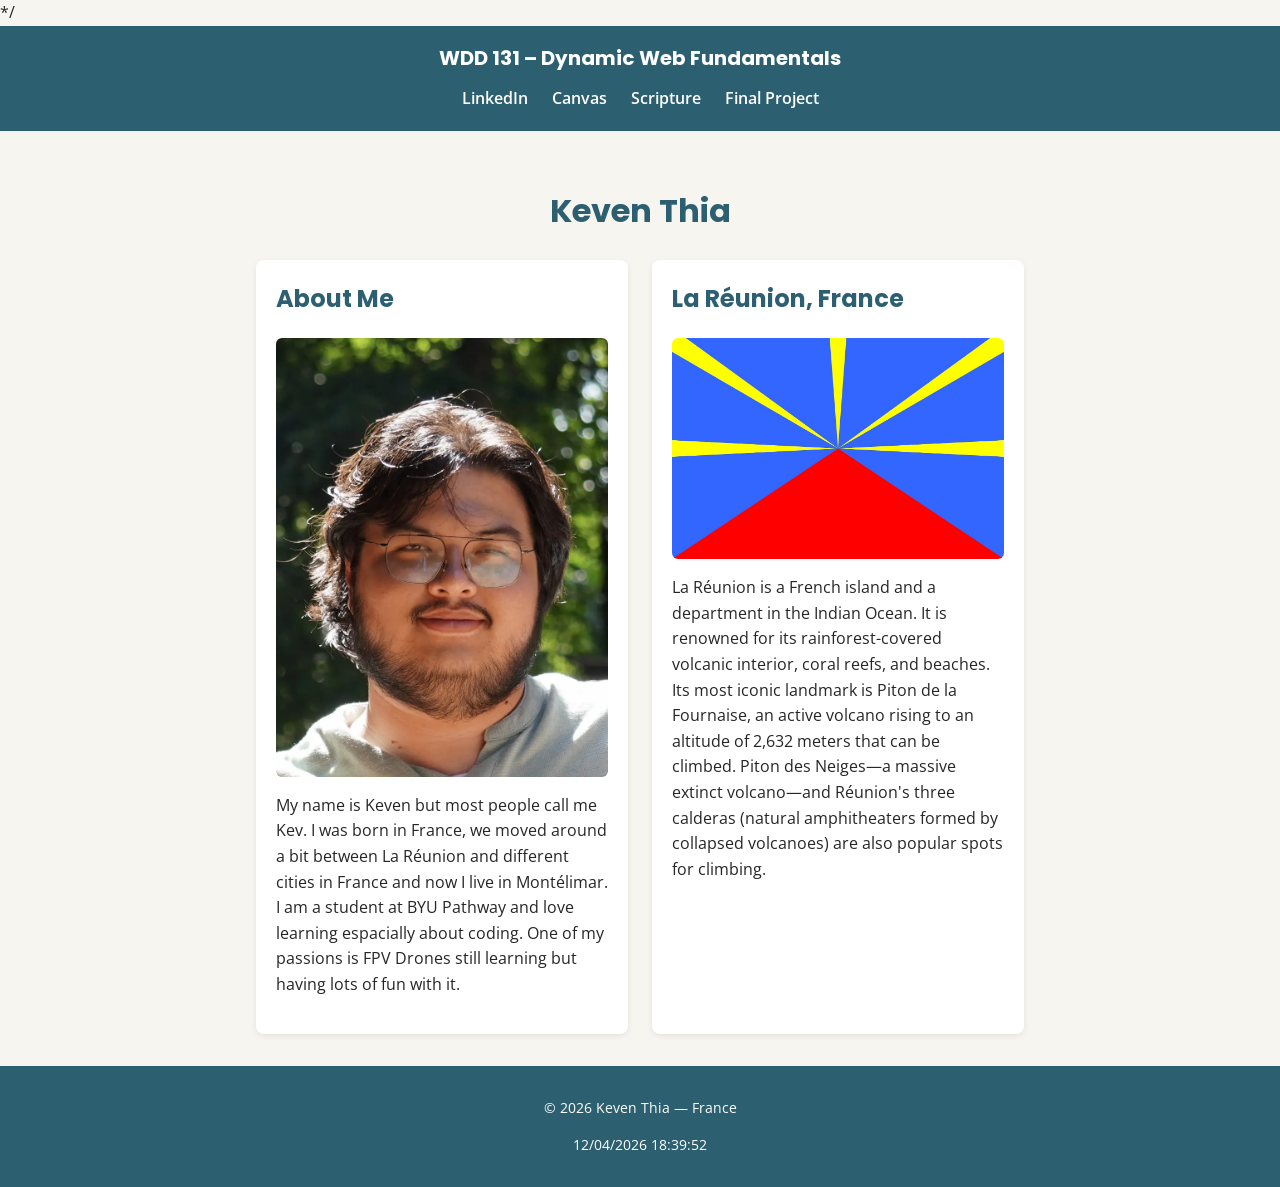
<file: index.html>
<!DOCTYPE html>
<html lang="en">
<head>
  <meta charset="UTF-8">
  <meta name="viewport" content="width=device-width, initial-scale=1.0">
  <title>WDD 131 – Dynamic Web Fundamentals – Keven Thia</title>
  <meta name="description" content="WDD 131 – Dynamic Web Fundamentals, Keven Thia, home page with personal information and links to projects and resources.">
  <meta name="author" content="Keven Thia">

  <link rel="preconnect" href="https://fonts.googleapis.com">
  <link href="https://fonts.googleapis.com/css2?family=Poppins:wght@600;700&family=Open+Sans:wght@400;600&display=swap" rel="stylesheet"> */
  <link rel="stylesheet" href="styles/base.css">

  <script src="scripts\getdates.js" defer></script>

</head>
<body>

  <header>
    <span id="course-title">WDD 131 – Dynamic Web Fundamentals</span>

    <nav>
      <a href="https://www.linkedin.com/in/keven-thia-0011582ba/" target="_blank">LinkedIn</a>

      <a href="https://byupw.instructure.com/" target="_blank">Canvas</a>

      <a href="https://www.churchofjesuschrist.org/study/scriptures/dc-testament/dc/6?lang=eng&id=p32-p37#p32" target="_blank">Scripture</a>

      <a href="final-project/">Final Project</a>
    </nav>
  </header>

  <main>
    <h1>Keven Thia</h1>

    <section class="card">
      <h2>About Me</h2>
      <img src="images\profile.webp" alt="profile picture">
      <p>My name is Keven but most people call me Kev. I was born in France, we moved around a bit between La Réunion and different cities in France and now I live in Montélimar. I am a student at BYU Pathway and love learning espacially about coding. One of my passions is FPV Drones still learning but having lots of fun with it.</p>
    </section>

    <section class="card">
      <h2>La Réunion, France</h2>
      <img src="images\Reunion_Drapeau.jpg" alt="La Réunion flag">
      <p>La Réunion is a French island and a department in the Indian Ocean. It is renowned for its rainforest-covered volcanic interior, coral reefs, and beaches. Its most iconic landmark is Piton de la Fournaise, an active volcano rising to an altitude of 2,632 meters that can be climbed. Piton des Neiges—a massive extinct volcano—and Réunion's three calderas (natural amphitheaters formed by collapsed volcanoes) are also popular spots for climbing.</p>
    </section>
  </main>

  <footer>
    <p>
      &copy; <span id="currentyear"></span>
      Keven Thia — France
    </p>
    <p id="lastModified"></p>
  </footer>

</body>
</html>
</file>
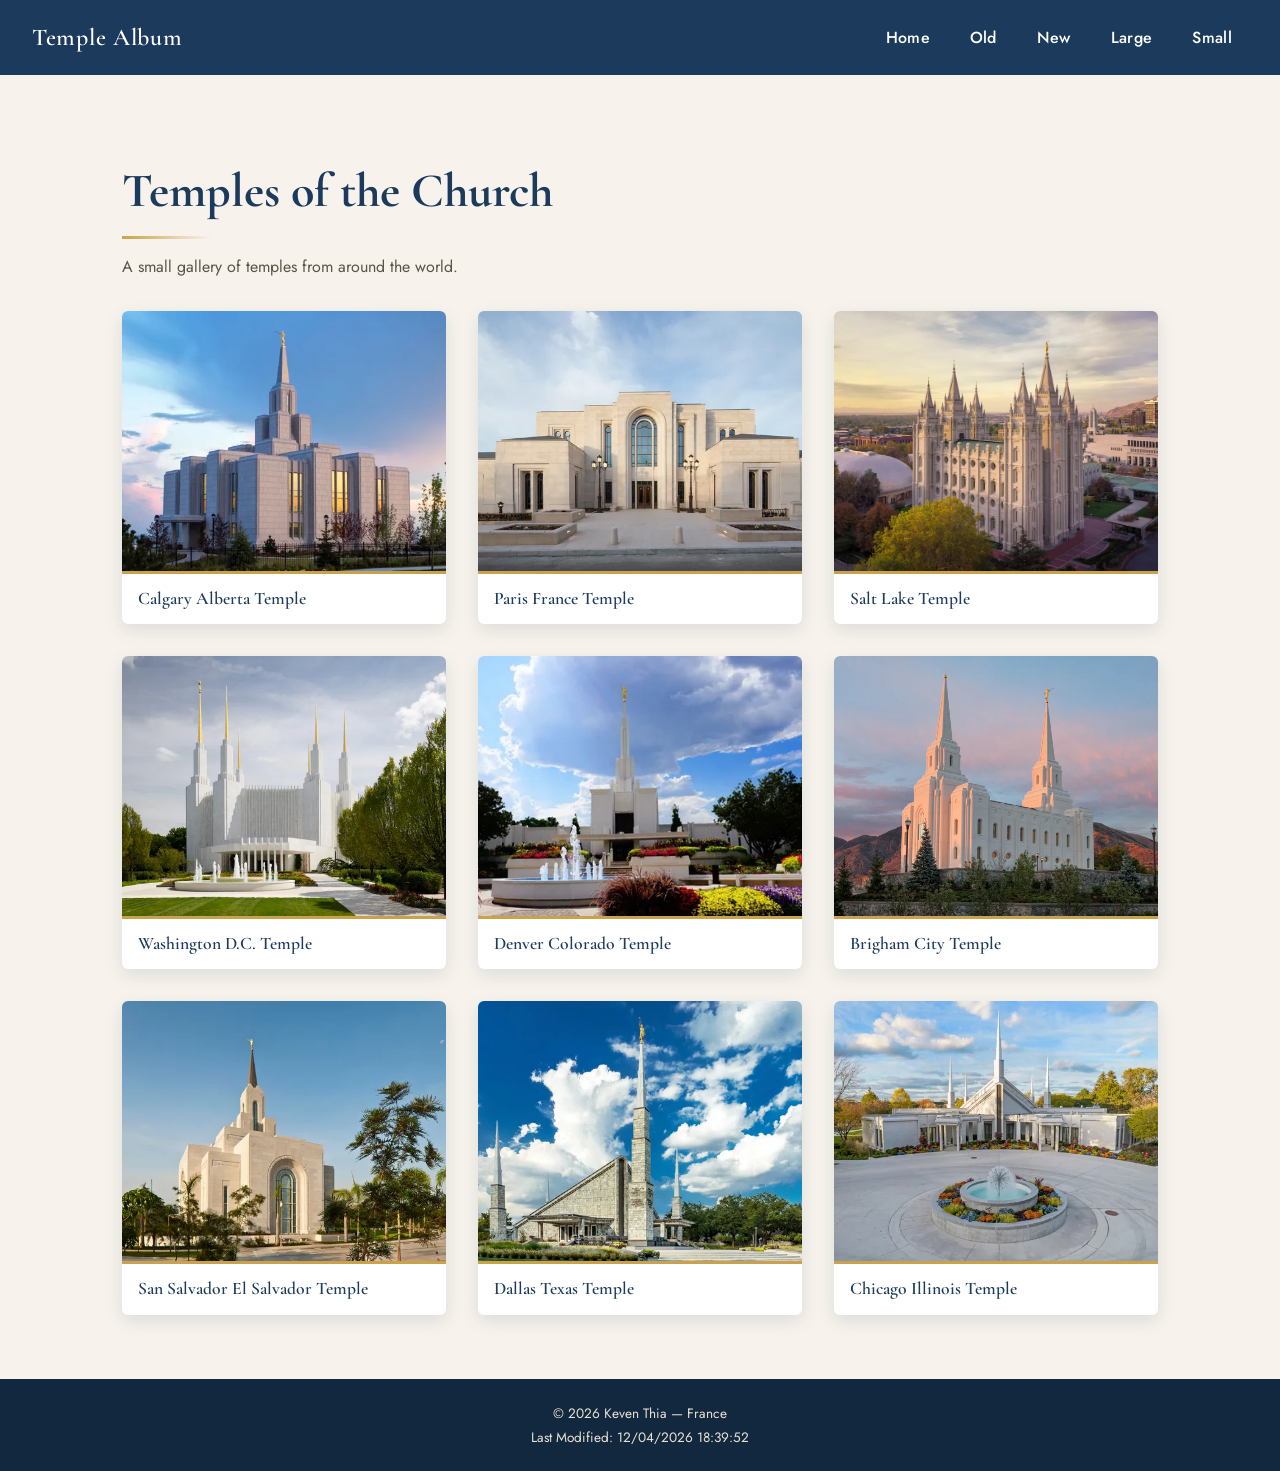
<file: temples.html>
<!DOCTYPE html>
<html lang="en">
<head>
  <meta charset="UTF-8">
  <meta name="viewport" content="width=device-width, initial-scale=1.0">
  <title>Temple Album | Keven Thia</title>
  <meta name="author" content="Keven Thia">
  <meta name="description" content="A responsive photo album of temples of The Church of Jesus Christ of Latter-day Saints, built for WDD 131.">

  <link rel="preconnect" href="https://fonts.googleapis.com">
  <link rel="preconnect" href="https://fonts.gstatic.com" crossorigin>
  <link href="https://fonts.googleapis.com/css2?family=Cormorant+Garamond:wght@500;600;700&family=Jost:wght@400;500;600&display=swap" rel="stylesheet">

  <link rel="stylesheet" href="styles/temples.css">
  <link rel="stylesheet" href="styles/temples-large.css">

  <script src="scripts/temples.js" defer></script>
</head>
<body>

  <header class="site-header">
    <p class="site-title">Temple Album</p>

    <button id="hamburger" class="hamburger" aria-label="Open navigation menu" aria-expanded="false" aria-controls="primary-nav">
      <span class="bar"></span>
      <span class="bar"></span>
      <span class="bar"></span>
    </button>

    <nav id="primary-nav" class="primary-nav">
      <ul>
        <li><a href="index.html">Home</a></li>
        <li><a href="#old">Old</a></li>
        <li><a href="#new">New</a></li>
        <li><a href="#large">Large</a></li>
        <li><a href="#small">Small</a></li>
      </ul>
    </nav>
  </header>

  <main>
    <h1>Temples of the Church</h1>
    <p class="lede">A small gallery of temples from around the world.</p>

    <div class="temple-grid">
      <figure>
        <img src="images\calgary_alberta_lds_temple.webp" alt="Calgary Alberta Temple" loading="lazy" width="400" height="300">
        <figcaption>Calgary Alberta Temple</figcaption>
      </figure>

      <figure>
        <img src="images\paris_france_temple.webp" alt="Paris France Temple" loading="lazy" width="400" height="300">
        <figcaption>Paris France Temple</figcaption>
      </figure>

      <figure>
        <img src="images\salt_lake_temple.webp" alt="Salt Lake Temple" loading="lazy" width="400" height="300">
        <figcaption>Salt Lake Temple</figcaption>
      </figure>

      <figure>
        <img src="images\washington_dc_temple.webp" alt="Washington D.C. Temple" loading="lazy" width="400" height="300">
        <figcaption>Washington D.C. Temple</figcaption>
      </figure>

      <figure>
        <img src="images\denver_colorado_temple.webp" alt="Denver Colorado Temple" loading="lazy" width="400" height="300">
        <figcaption>Denver Colorado Temple</figcaption>
      </figure>

      <figure>
        <img src="images\brigham_city.webp" alt="Brigham City Temple" loading="lazy" width="400" height="300">
        <figcaption>Brigham City Temple</figcaption>
      </figure>

      <figure>
        <img src="images\san_salvador_el_salvador_temple.webp" alt="San Salvador El Salvador Temple" loading="lazy" width="400" height="300">
        <figcaption>San Salvador El Salvador Temple</figcaption>
      </figure>

      <figure>
        <img src="images\dallas_texas_temple.webp" alt="Dallas Texas Temple" loading="lazy" width="400" height="300">
        <figcaption>Dallas Texas Temple</figcaption>
      </figure>

      <figure>
        <img src="images\chicago_illinois_temple.webp" alt="Chicago Illinois Temple" loading="lazy" width="400" height="300">
        <figcaption>Chicago Illinois Temple</figcaption>
      </figure>
    </div>
  </main>

  <footer class="site-footer">
    <p>&copy; <span id="year"></span> Keven Thia &mdash; France</p>
    <p>Last Modified: <span id="lastModified"></span></p>
  </footer>

</body>
</html>
</file>
<file: styles/base.css>
/* ==========================================================
   Color schema
   ========================================================== */
:root {
  /* colors */
  --color-primary: #2c5f6f;      /* deep teal — header/footer */
  --color-secondary: #e8a33d;    /* warm gold — accents, hover */
  --color-background: #f7f5f0;   /* soft off-white — page bg */
  --color-card-bg: #ffffff;
  --color-text: #262626;
  --color-text-light: #ffffff;

  /* fonts */
  --font-heading: 'Poppins', sans-serif;
  --font-body: 'Open Sans', sans-serif;
}

* {
  box-sizing: border-box;
}

body {
  margin: 0;
  font-family: var(--font-body);
  color: var(--color-text);
  background-color: var(--color-background);
  line-height: 1.6;
}

/* header */
header {
  background-color: var(--color-primary);
  color: var(--color-text-light);
  padding: 1rem 0;
}

#course-title {
  display: block;
  font-family: var(--font-heading);
  font-weight: 700;
  font-size: 1.25rem;
  text-align: center;
  margin-bottom: 0.75rem;
}

nav {
  display: flex;
  justify-content: center;
  flex-wrap: wrap;
  gap: 1.5rem;
  padding: 0 1rem;
}

nav a {
  color: var(--color-text-light);
  text-decoration: none;
  font-weight: 600;
  padding-bottom: 2px;
  border-bottom: 2px solid transparent;
  transition: border-color 0.2s ease, color 0.2s ease;
}

nav a:hover {
  color: var(--color-secondary);
  border-bottom-color: var(--color-secondary);
}

/* main */
main {
  max-width: 800px;
  margin: 2rem auto;
  padding: 0 1rem;
  display: grid;
  grid-template-columns: 1fr;
  gap: 1.5rem;
}

main > h1 {
  font-family: var(--font-heading);
  color: var(--color-primary);
  text-align: center;
  margin-bottom: 0;
}

@media (min-width: 600px) {
  main {
    grid-template-columns: 1fr 1fr;
  }
  main > h1 {
    grid-column: 1 / -1;
  }
}

.card {
  background-color: var(--color-card-bg);
  border-radius: 8px;
  padding: 1.25rem;
  box-shadow: 0 2px 6px rgba(0, 0, 0, 0.08);
}

.card h2 {
  font-family: var(--font-heading);
  color: var(--color-primary);
  margin-top: 0;
}

.card img {
  max-width: 100%;
  height: auto;
  border-radius: 6px;
  display: block;
  margin: 0.5rem 0;
}

/* footer */
footer {
  background-color: var(--color-primary);
  color: var(--color-text-light);
  text-align: center;
  padding: 1rem;
  margin-top: 2rem;
  font-size: 0.9rem;
}
</file>
<file: styles/temples.css>
/* temples.css — mobile-first styles*/

:root {
  --color-bg: #f7f3ec;
  --color-surface: #ffffff;
  --color-primary: #1b3a5c;
  --color-primary-dark: #12283f;
  --color-accent: #c9a24b;
  --color-text: #2b2620;
  --color-text-soft: #5a5347;

  --font-display: "Cormorant Garamond", Georgia, serif;
  --font-body: "Jost", "Segoe UI", sans-serif;

  --radius: 6px;
  --shadow: 0 6px 18px rgba(27, 58, 92, 0.12);
}

* {
  box-sizing: border-box;
}

body {
  margin: 0;
  font-family: var(--font-body);
  color: var(--color-text);
  background-color: var(--color-bg);
  line-height: 1.5;
}

img {
  max-width: 100%;
  display: block;
}

a {
  color: inherit;
  text-decoration: none;
}

/* header */

.site-header {
  background-color: var(--color-primary);
  color: #fff;
  display: flex;
  align-items: center;
  justify-content: space-between;
  padding: 0.9rem 1.1rem;
  position: relative;
}

.site-title {
  font-family: var(--font-display);
  font-size: 1.5rem;
  font-weight: 600;
  letter-spacing: 0.03em;
  margin: 0;
}

.hamburger {
  display: flex;
  flex-direction: column;
  justify-content: center;
  gap: 5px;
  width: 34px;
  height: 30px;
  background: none;
  border: none;
  cursor: pointer;
  padding: 0;
}

.hamburger .bar {
  display: block;
  height: 3px;
  width: 100%;
  background-color: var(--color-accent);
  border-radius: 2px;
  transition: transform 0.25s ease, opacity 0.25s ease;
}

.hamburger.open .bar:nth-child(1) {
  transform: translateY(8px) rotate(45deg);
}

.hamburger.open .bar:nth-child(2) {
  opacity: 0;
}

.hamburger.open .bar:nth-child(3) {
  transform: translateY(-8px) rotate(-45deg);
}

.primary-nav {
  display: none;
  position: absolute;
  top: 100%;
  left: 0;
  right: 0;
  background-color: var(--color-primary-dark);
  z-index: 10;
}

.primary-nav.open {
  display: block;
}

.primary-nav ul {
  list-style: none;
  margin: 0;
  padding: 0.5rem 0;
}

.primary-nav a {
  display: block;
  padding: 0.75rem 1.25rem;
  font-weight: 500;
  letter-spacing: 0.02em;
  border-bottom: 1px solid rgba(255, 255, 255, 0.08);
  transition: background-color 0.2s ease, color 0.2s ease;
}

.primary-nav a:hover,
.primary-nav a:focus-visible {
  background-color: rgba(201, 162, 75, 0.18);
  color: var(--color-accent);
}

/* main */

main {
  max-width: 800px;
  margin: 0 auto;
  padding: 2rem 1.25rem 3rem;
}

h1 {
  font-family: var(--font-display);
  font-size: 2.2rem;
  font-weight: 700;
  color: var(--color-primary);
  margin-bottom: 0.4rem;
  position: relative;
  padding-bottom: 0.7rem;
}

h1::after {
  content: "";
  position: absolute;
  left: 0;
  bottom: 0;
  width: 90px;
  height: 3px;
  background: linear-gradient(90deg, var(--color-accent), transparent);
}

.lede {
  color: var(--color-text-soft);
  max-width: 55ch;
  margin-bottom: 2rem;
}

.temple-grid {
  display: grid;
  grid-template-columns: 1fr;
  gap: 1.5rem;
}

.temple-grid figure {
  margin: 0;
  background-color: var(--color-surface);
  border-radius: var(--radius);
  overflow: hidden;
  box-shadow: var(--shadow);
  transition: transform 0.2s ease, box-shadow 0.2s ease;
}

.temple-grid figure:hover {
  transform: translateY(-4px);
  box-shadow: 0 10px 24px rgba(27, 58, 92, 0.2);
}

.temple-grid img {
  width: 100%;
  height: 220px;
  object-fit: cover;
}

.temple-grid figcaption {
  padding: 0.75rem 1rem;
  font-family: var(--font-display);
  font-size: 1.1rem;
  font-weight: 600;
  color: var(--color-primary);
  border-top: 3px solid var(--color-accent);
}

/* footer */

.site-footer {
  background-color: var(--color-primary-dark);
  color: #e9e2d3;
  text-align: center;
  padding: 1.25rem 1rem;
  font-size: 0.85rem;
}

.site-footer p {
  margin: 0.25rem 0;
}
</file>
<file: styles/temples-large.css>
/* temples-large.css — larger viewport overrides*/

@media screen and (min-width: 700px) {

  .site-header {
    padding: 1.1rem 2rem;
  }

  .hamburger {
    display: none;
  }

  .primary-nav {
    display: block;
    position: static;
    background: none;
  }

  .primary-nav ul {
    display: flex;
    gap: 0.5rem;
    padding: 0;
  }

  .primary-nav a {
    border-bottom: none;
    border-radius: var(--radius);
    padding: 0.5rem 1rem;
  }

  main {
    max-width: 1100px;
    padding: 3rem 2rem 4rem;
  }

  h1 {
    font-size: 3rem;
  }

  .temple-grid {
    grid-template-columns: repeat(auto-fit, minmax(260px, 1fr));
    gap: 2rem;
  }

  .temple-grid img {
    height: 260px;
  }
}
</file>
